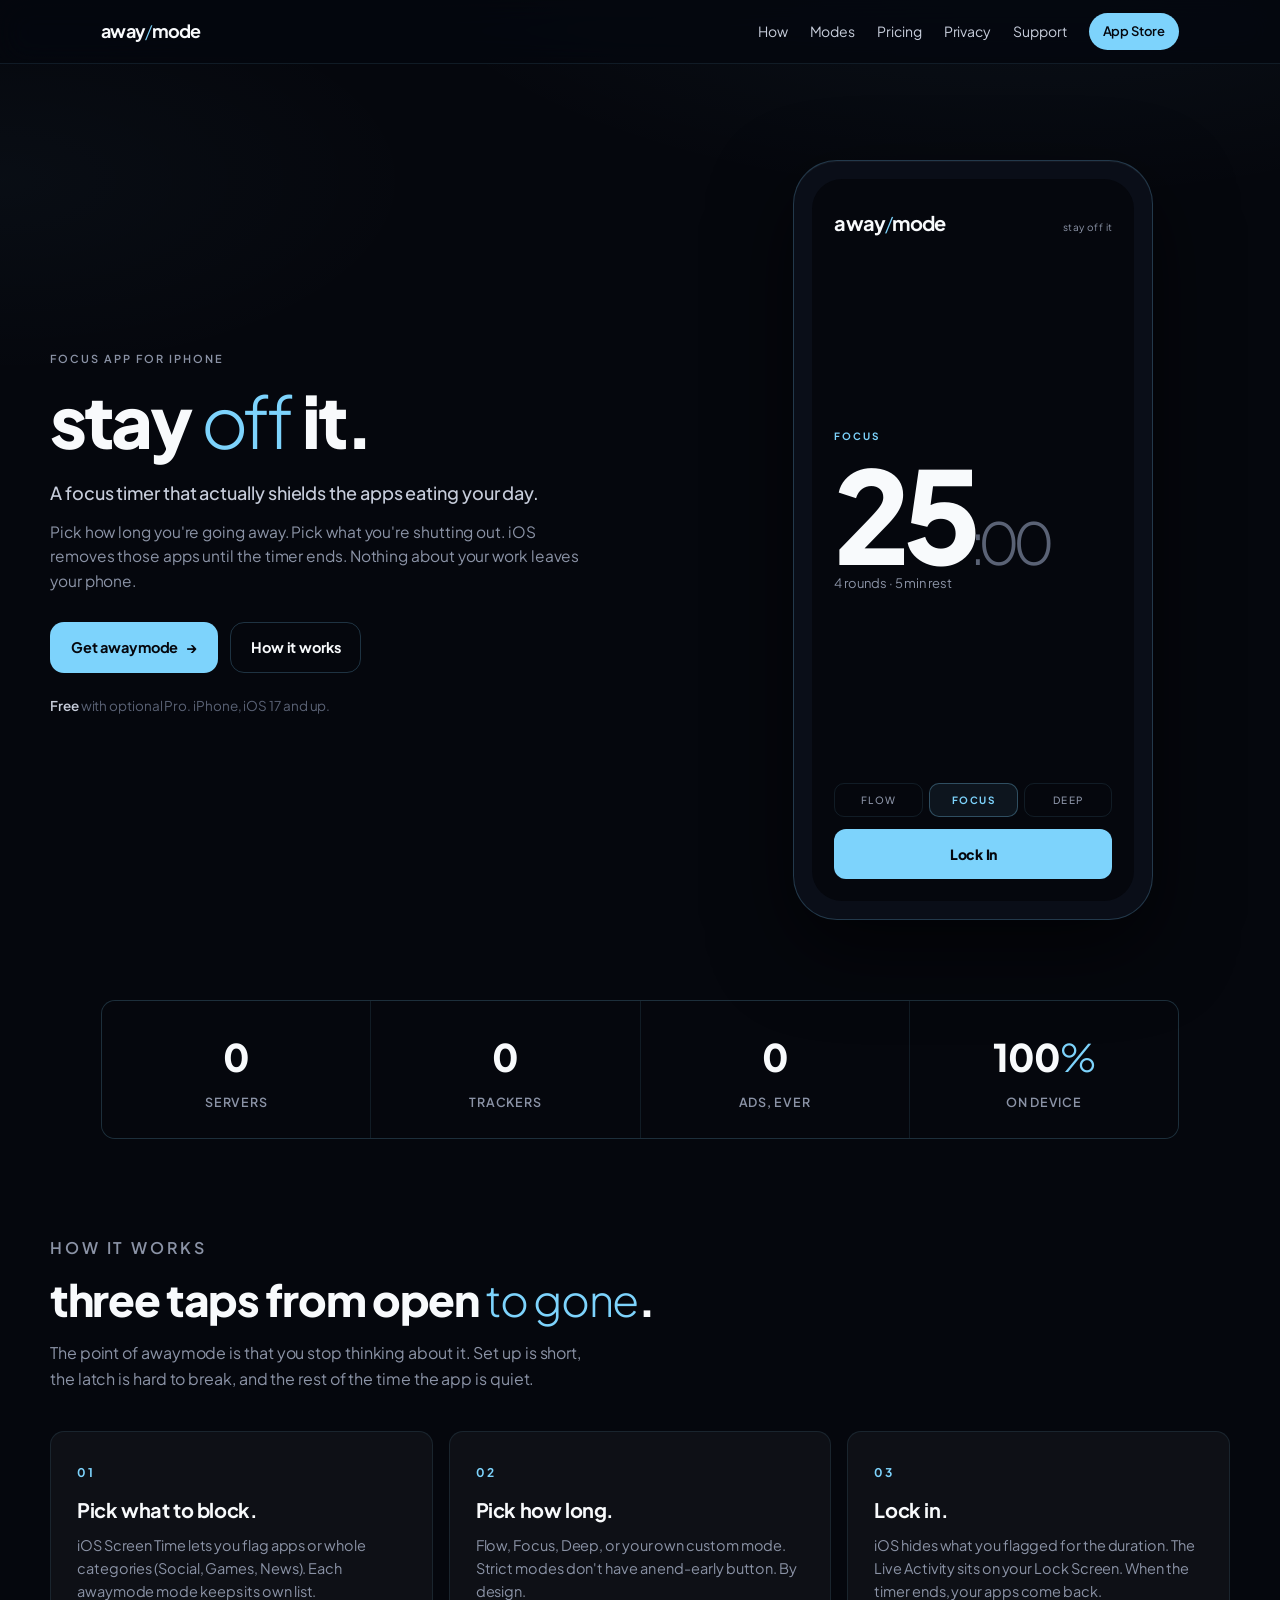
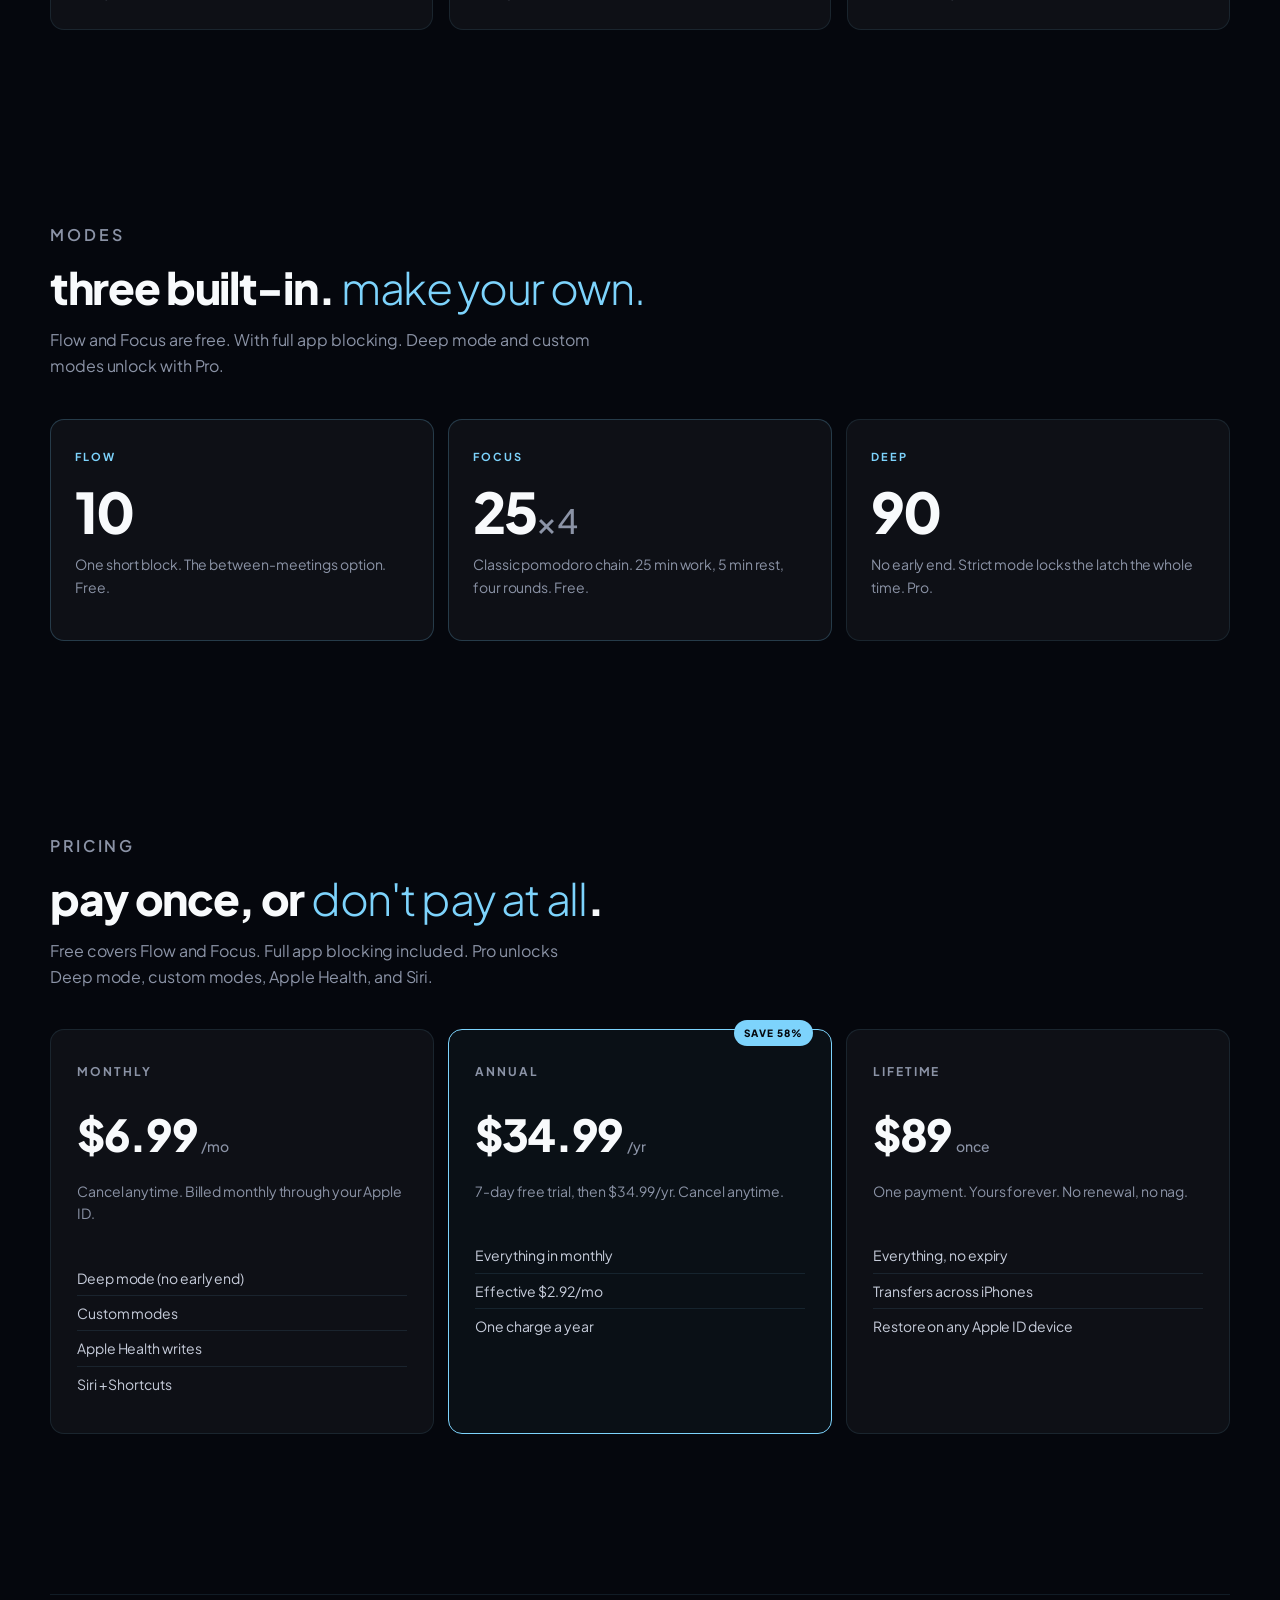
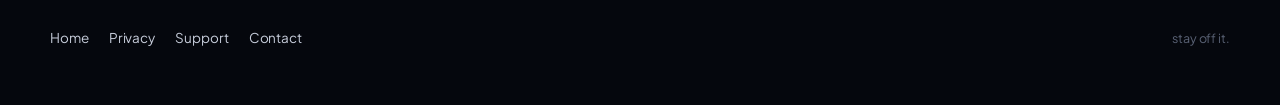
<file: index.html>
<!doctype html>
<html lang="en">
<head>
<meta charset="utf-8" />
<meta name="viewport" content="width=device-width, initial-scale=1" />
<meta name="theme-color" content="#05070D" />
<title>awaymode. Stay off it</title>
<meta name="description" content="awaymode is a focus timer for iPhone that actually shields the apps eating your day. Built on Apple's Screen Time. No accounts. No analytics. No servers." />
<meta property="og:title" content="awaymode. Stay off it" />
<meta property="og:description" content="A focus timer that actually blocks. Built on Apple's Screen Time. No accounts, no analytics, no servers." />
<meta property="og:type" content="website" />
<link rel="icon" href="data:image/svg+xml,%3Csvg xmlns='http://www.w3.org/2000/svg' viewBox='0 0 100 100'%3E%3Crect width='100' height='100' rx='22' fill='%2305070D'/%3E%3Ctext x='50' y='62' font-size='28' font-family='Plus Jakarta Sans, sans-serif' font-weight='700' text-anchor='middle' fill='%23F8FAFC' letter-spacing='-1'%3Ea%3Ctspan font-weight='300' fill='%237DD3FC'%3E/%3C/tspan%3Em%3C/text%3E%3C/svg%3E" />
<link rel="stylesheet" href="assets/style.css" />
</head>
<body>

<nav class="nav">
  <div class="container nav__row">
    <a href="index.html" class="nav__brand">away<span class="slash">/</span>mode</a>
    <div class="nav__links">
      <a href="#how">How</a>
      <a href="#modes">Modes</a>
      <a href="#pricing">Pricing</a>
      <a href="privacy.html">Privacy</a>
      <a href="support.html">Support</a>
      <a class="nav__cta" href="#">App Store</a>
    </div>
  </div>
</nav>

<main>

<!-- HERO -->
<section class="container hero">
  <div class="hero__text">
    <p class="eyebrow">Focus app for iPhone</p>
    <h1>stay <span class="blue">off</span> it.</h1>
    <p class="hero__sub">A focus timer that actually shields the apps eating your day.</p>
    <p class="hero__body">
      Pick how long you're going away. Pick what you're shutting out. iOS removes those apps until the timer ends. Nothing about your work leaves your phone.
    </p>
    <div class="hero__actions">
      <a class="btn" href="#">Get awaymode <span class="btn__arrow">→</span></a>
      <a class="btn btn--ghost" href="#how">How it works</a>
    </div>
    <p class="hero__meta">
      <strong>Free</strong> with optional Pro. iPhone, iOS 17 and up.
    </p>
  </div>

  <!-- CSS-only device mockup. Mirrors the idle Timer canvas. -->
  <div class="device" aria-hidden="true">
    <div class="device__inner">
      <div>
        <div class="device__brand">
          <span class="wordmark">away<span class="slash">/</span>mode</span>
          <span class="tag">stay off it</span>
        </div>
      </div>

      <div>
        <div class="device__mode">FOCUS</div>
        <div class="device__time">25<span class="sec">:00</span></div>
        <div class="device__descriptor">4 rounds · 5 min rest</div>
      </div>

      <div>
        <div class="device__pills">
          <div class="device__pill">Flow</div>
          <div class="device__pill device__pill--active">Focus</div>
          <div class="device__pill">Deep</div>
        </div>
        <div class="device__cta">Lock In</div>
      </div>
    </div>
  </div>
</section>

<!-- STAT BAND -->
<section class="container">
  <div class="stats">
    <div class="stat"><div class="stat__big">0</div><div class="stat__cap">Servers</div></div>
    <div class="stat"><div class="stat__big">0</div><div class="stat__cap">Trackers</div></div>
    <div class="stat"><div class="stat__big">0</div><div class="stat__cap">Ads, ever</div></div>
    <div class="stat"><div class="stat__big">100<span class="blue">%</span></div><div class="stat__cap">On device</div></div>
  </div>
</section>

<!-- HOW -->
<section class="container section" id="how">
  <div class="section__head">
    <p class="eyebrow">How it works</p>
    <h2>three taps from open <span class="blue">to gone</span>.</h2>
    <p>The point of awaymode is that you stop thinking about it. Set up is short, the latch is hard to break, and the rest of the time the app is quiet.</p>
  </div>

  <div class="steps">
    <div class="step">
      <span class="step__num">01</span>
      <h3>Pick what to block.</h3>
      <p>iOS Screen Time lets you flag apps or whole categories (Social, Games, News). Each awaymode mode keeps its own list.</p>
    </div>
    <div class="step">
      <span class="step__num">02</span>
      <h3>Pick how long.</h3>
      <p>Flow, Focus, Deep, or your own custom mode. Strict modes don't have an end-early button. By design.</p>
    </div>
    <div class="step">
      <span class="step__num">03</span>
      <h3>Lock in.</h3>
      <p>iOS hides what you flagged for the duration. The Live Activity sits on your Lock Screen. When the timer ends, your apps come back.</p>
    </div>
  </div>
</section>

<!-- MODES -->
<section class="container section" id="modes">
  <div class="section__head">
    <p class="eyebrow">Modes</p>
    <h2>three built-in. <span class="blue">make your own.</span></h2>
    <p>Flow and Focus are free. With full app blocking. Deep mode and custom modes unlock with Pro.</p>
  </div>

  <div class="modes">
    <div class="mode mode--free">
      <div class="mode__name">Flow</div>
      <div class="mode__time">10</div>
      <p class="mode__desc">One short block. The between-meetings option. Free.</p>
    </div>
    <div class="mode mode--free">
      <div class="mode__name">Focus</div>
      <div class="mode__time">25<span style="font-size:0.6em;color:var(--grey);font-weight:500;letter-spacing:0;">×4</span></div>
      <p class="mode__desc">Classic pomodoro chain. 25 min work, 5 min rest, four rounds. Free.</p>
    </div>
    <div class="mode">
      <div class="mode__name">Deep</div>
      <div class="mode__time">90</div>
      <p class="mode__desc">No early end. Strict mode locks the latch the whole time. Pro.</p>
    </div>
  </div>
</section>

<!-- PRICING -->
<section class="container section" id="pricing">
  <div class="section__head">
    <p class="eyebrow">Pricing</p>
    <h2>pay once, or <span class="blue">don't pay at all</span>.</h2>
    <p>Free covers Flow and Focus. Full app blocking included. Pro unlocks Deep mode, custom modes, Apple Health, and Siri.</p>
  </div>

  <div class="pricing">
    <div class="plan">
      <div class="plan__name">Monthly</div>
      <div class="plan__price">$6.99<span class="per">/mo</span></div>
      <p class="plan__desc">Cancel anytime. Billed monthly through your Apple ID.</p>
      <ul class="plan__list">
        <li>Deep mode (no early end)</li>
        <li>Custom modes</li>
        <li>Apple Health writes</li>
        <li>Siri + Shortcuts</li>
      </ul>
    </div>
    <div class="plan plan--best">
      <span class="plan__badge">SAVE 58%</span>
      <div class="plan__name">Annual</div>
      <div class="plan__price">$34.99<span class="per">/yr</span></div>
      <p class="plan__desc">7-day free trial, then $34.99/yr. Cancel anytime.</p>
      <ul class="plan__list">
        <li>Everything in monthly</li>
        <li>Effective $2.92/mo</li>
        <li>One charge a year</li>
      </ul>
    </div>
    <div class="plan">
      <div class="plan__name">Lifetime</div>
      <div class="plan__price">$89<span class="per">once</span></div>
      <p class="plan__desc">One payment. Yours forever. No renewal, no nag.</p>
      <ul class="plan__list">
        <li>Everything, no expiry</li>
        <li>Transfers across iPhones</li>
        <li>Restore on any Apple ID device</li>
      </ul>
    </div>
  </div>
</section>

<footer class="container foot">
  <a href="index.html">Home</a>
  <a href="privacy.html">Privacy</a>
  <a href="support.html">Support</a>
  <a href="mailto:jemrsgn9@gmail.com">Contact</a>
  <span class="foot__right">stay off it.</span>
</footer>

</main>

</body>
</html>
</file>
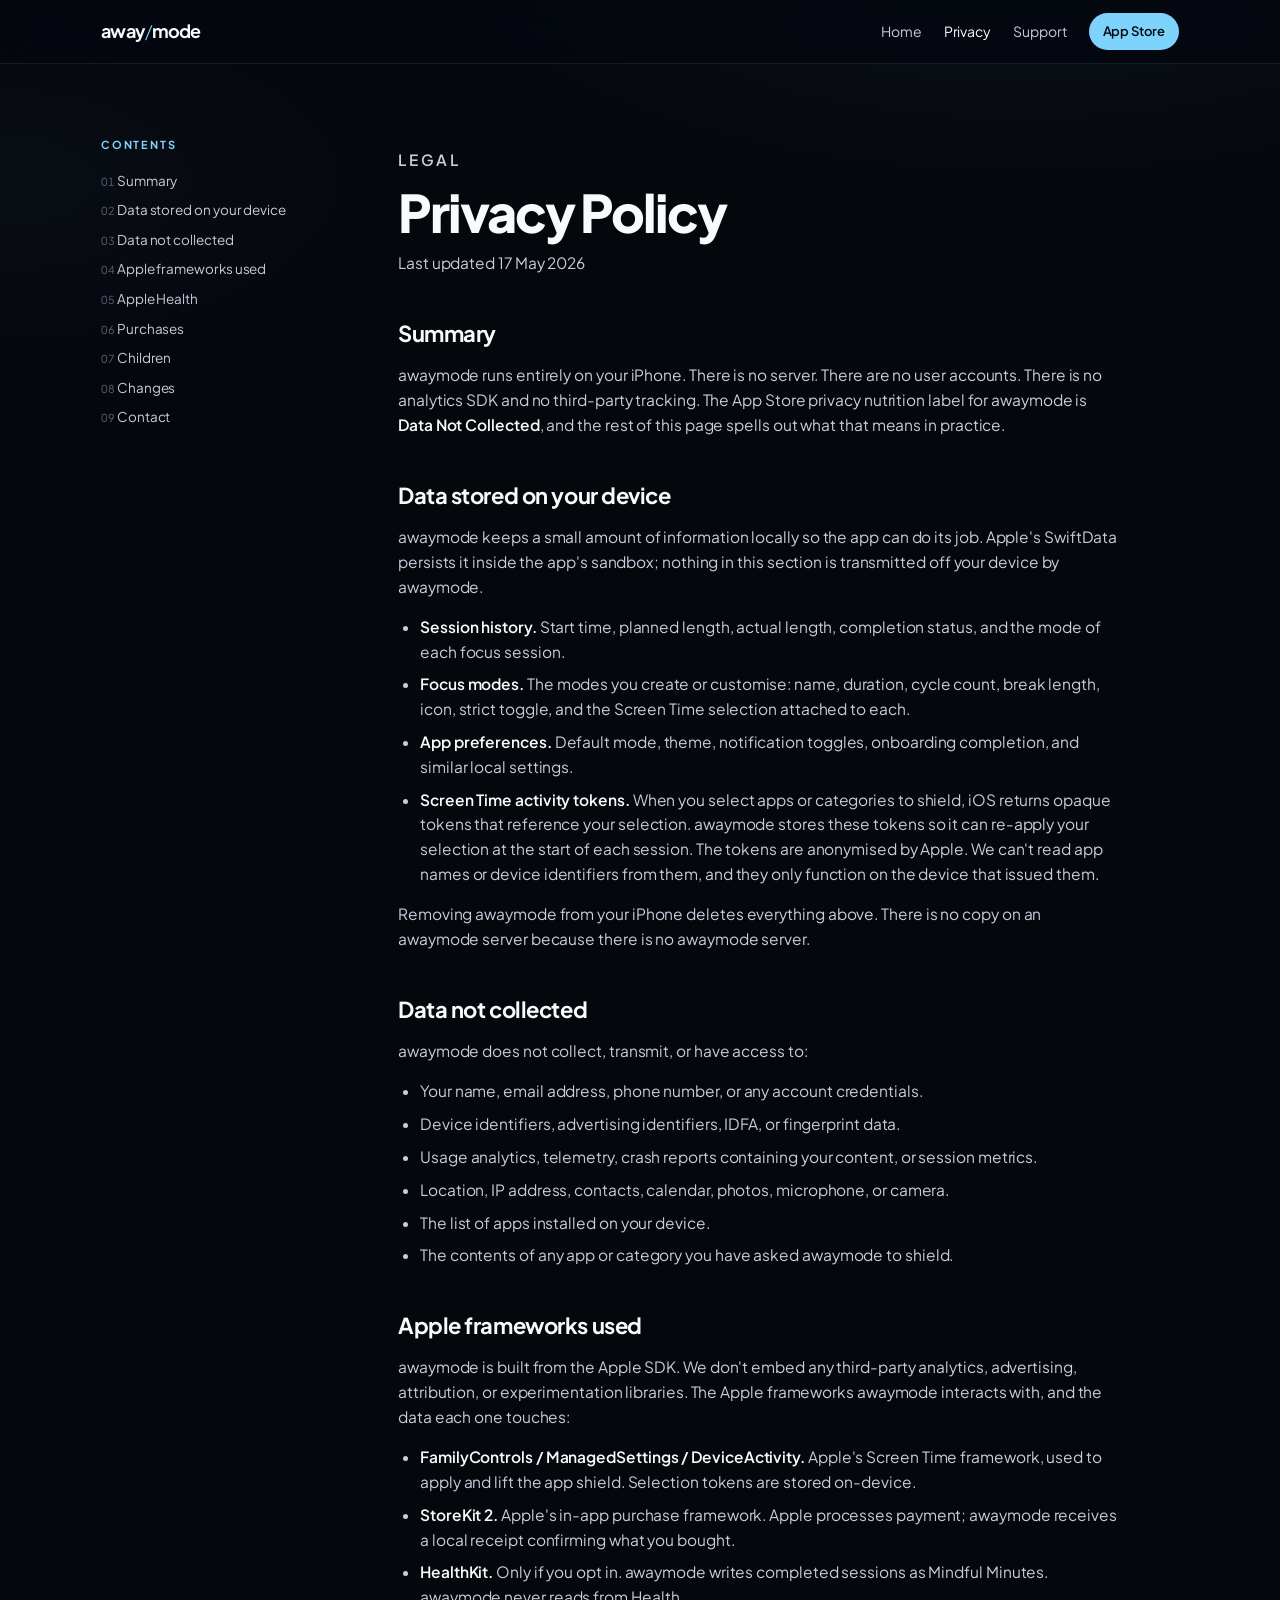
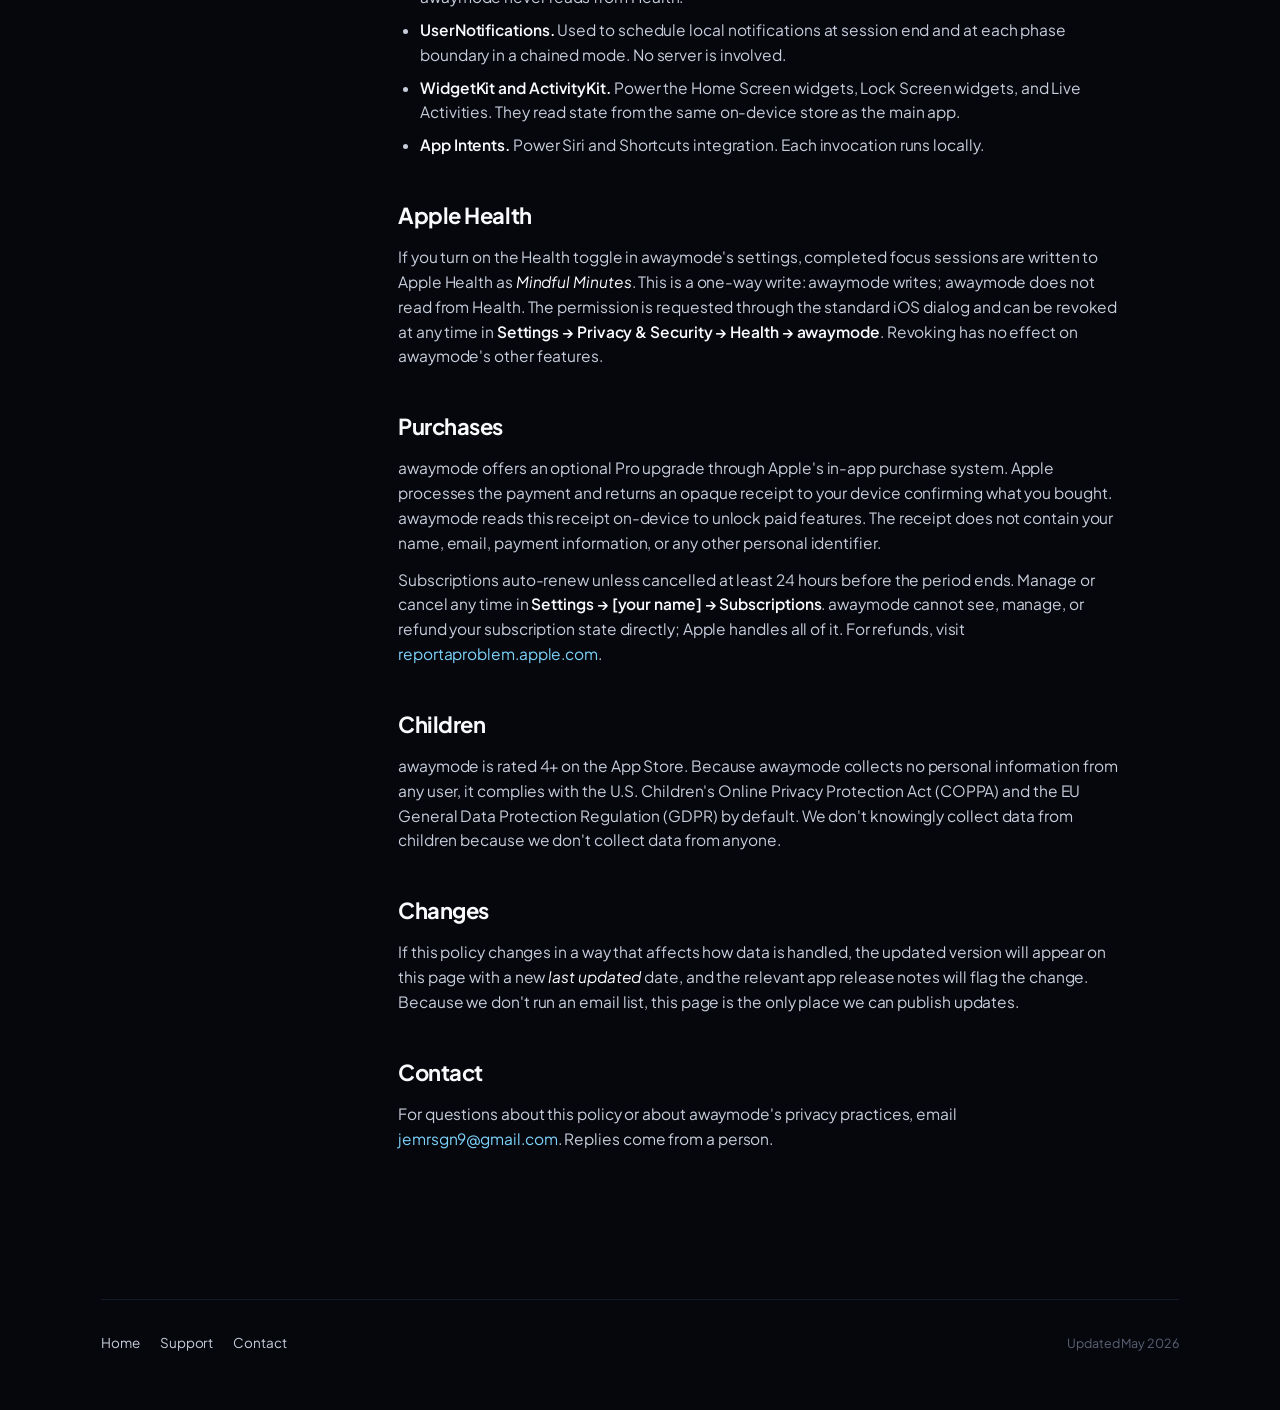
<file: privacy.html>
<!doctype html>
<html lang="en">
<head>
<meta charset="utf-8" />
<meta name="viewport" content="width=device-width, initial-scale=1" />
<meta name="theme-color" content="#05070D" />
<title>Privacy Policy. Awaymode</title>
<meta name="description" content="awaymode collects no personal data. No accounts, no analytics, no servers. Everything stays on your iPhone." />
<link rel="icon" href="data:image/svg+xml,%3Csvg xmlns='http://www.w3.org/2000/svg' viewBox='0 0 100 100'%3E%3Crect width='100' height='100' rx='22' fill='%2305070D'/%3E%3Ctext x='50' y='62' font-size='28' font-family='Plus Jakarta Sans, sans-serif' font-weight='700' text-anchor='middle' fill='%23F8FAFC' letter-spacing='-1'%3Ea%3Ctspan font-weight='300' fill='%237DD3FC'%3E/%3C/tspan%3Em%3C/text%3E%3C/svg%3E" />
<link rel="stylesheet" href="assets/style.css" />
</head>
<body>

<nav class="nav">
  <div class="container nav__row">
    <a href="index.html" class="nav__brand">away<span class="slash">/</span>mode</a>
    <div class="nav__links">
      <a href="index.html">Home</a>
      <a href="privacy.html" aria-current="page">Privacy</a>
      <a href="support.html">Support</a>
      <a class="nav__cta" href="#">App Store</a>
    </div>
  </div>
</nav>

<main class="container">
  <div class="doc">

    <aside class="doc__toc" aria-label="Contents">
      <h4>Contents</h4>
      <ol>
        <li><a href="#summary">Summary</a></li>
        <li><a href="#stored">Data stored on your device</a></li>
        <li><a href="#not-collected">Data not collected</a></li>
        <li><a href="#third-parties">Apple frameworks used</a></li>
        <li><a href="#health">Apple Health</a></li>
        <li><a href="#purchases">Purchases</a></li>
        <li><a href="#children">Children</a></li>
        <li><a href="#changes">Changes</a></li>
        <li><a href="#contact">Contact</a></li>
      </ol>
    </aside>

    <article class="doc__body">
      <p class="eyebrow">Legal</p>
      <h1>Privacy Policy</h1>
      <p class="doc__meta">Last updated 17 May 2026</p>

      <h2 id="summary">Summary</h2>
      <p>
        awaymode runs entirely on your iPhone. There is no server. There are
        no user accounts. There is no analytics SDK and no third-party
        tracking. The App Store privacy nutrition label for awaymode is
        <strong>Data Not Collected</strong>, and the rest of this page spells
        out what that means in practice.
      </p>

      <h2 id="stored">Data stored on your device</h2>
      <p>
        awaymode keeps a small amount of information locally so the app can
        do its job. Apple's SwiftData persists it inside the app's sandbox;
        nothing in this section is transmitted off your device by awaymode.
      </p>
      <ul>
        <li><strong>Session history.</strong> Start time, planned length, actual length, completion status, and the mode of each focus session.</li>
        <li><strong>Focus modes.</strong> The modes you create or customise: name, duration, cycle count, break length, icon, strict toggle, and the Screen Time selection attached to each.</li>
        <li><strong>App preferences.</strong> Default mode, theme, notification toggles, onboarding completion, and similar local settings.</li>
        <li><strong>Screen Time activity tokens.</strong> When you select apps or categories to shield, iOS returns opaque tokens that reference your selection. awaymode stores these tokens so it can re-apply your selection at the start of each session. The tokens are anonymised by Apple. We can't read app names or device identifiers from them, and they only function on the device that issued them.</li>
      </ul>
      <p>
        Removing awaymode from your iPhone deletes everything above. There is
        no copy on an awaymode server because there is no awaymode server.
      </p>

      <h2 id="not-collected">Data not collected</h2>
      <p>awaymode does not collect, transmit, or have access to:</p>
      <ul>
        <li>Your name, email address, phone number, or any account credentials.</li>
        <li>Device identifiers, advertising identifiers, IDFA, or fingerprint data.</li>
        <li>Usage analytics, telemetry, crash reports containing your content, or session metrics.</li>
        <li>Location, IP address, contacts, calendar, photos, microphone, or camera.</li>
        <li>The list of apps installed on your device.</li>
        <li>The contents of any app or category you have asked awaymode to shield.</li>
      </ul>

      <h2 id="third-parties">Apple frameworks used</h2>
      <p>
        awaymode is built from the Apple SDK. We don't embed any
        third-party analytics, advertising, attribution, or experimentation
        libraries. The Apple frameworks awaymode interacts with, and the
        data each one touches:
      </p>
      <ul>
        <li><strong>FamilyControls / ManagedSettings / DeviceActivity.</strong> Apple's Screen Time framework, used to apply and lift the app shield. Selection tokens are stored on-device.</li>
        <li><strong>StoreKit 2.</strong> Apple's in-app purchase framework. Apple processes payment; awaymode receives a local receipt confirming what you bought.</li>
        <li><strong>HealthKit.</strong> Only if you opt in. awaymode writes completed sessions as Mindful Minutes. awaymode never reads from Health.</li>
        <li><strong>UserNotifications.</strong> Used to schedule local notifications at session end and at each phase boundary in a chained mode. No server is involved.</li>
        <li><strong>WidgetKit and ActivityKit.</strong> Power the Home Screen widgets, Lock Screen widgets, and Live Activities. They read state from the same on-device store as the main app.</li>
        <li><strong>App Intents.</strong> Power Siri and Shortcuts integration. Each invocation runs locally.</li>
      </ul>

      <h2 id="health">Apple Health</h2>
      <p>
        If you turn on the Health toggle in awaymode's settings, completed
        focus sessions are written to Apple Health as <em>Mindful Minutes</em>.
        This is a one-way write: awaymode writes; awaymode does not read from
        Health. The permission is requested through the standard iOS dialog
        and can be revoked at any time in
        <strong>Settings → Privacy &amp; Security → Health → awaymode</strong>.
        Revoking has no effect on awaymode's other features.
      </p>

      <h2 id="purchases">Purchases</h2>
      <p>
        awaymode offers an optional Pro upgrade through Apple's in-app
        purchase system. Apple processes the payment and returns an opaque
        receipt to your device confirming what you bought. awaymode reads
        this receipt on-device to unlock paid features. The receipt does not
        contain your name, email, payment information, or any other personal
        identifier.
      </p>
      <p>
        Subscriptions auto-renew unless cancelled at least 24 hours before
        the period ends. Manage or cancel any time in
        <strong>Settings → [your name] → Subscriptions</strong>. awaymode
        cannot see, manage, or refund your subscription state directly; Apple
        handles all of it. For refunds, visit
        <a href="https://reportaproblem.apple.com" rel="noopener">reportaproblem.apple.com</a>.
      </p>

      <h2 id="children">Children</h2>
      <p>
        awaymode is rated 4+ on the App Store. Because awaymode collects no
        personal information from any user, it complies with the U.S.
        Children's Online Privacy Protection Act (COPPA) and the EU General
        Data Protection Regulation (GDPR) by default. We don't knowingly
        collect data from children because we don't collect data from anyone.
      </p>

      <h2 id="changes">Changes</h2>
      <p>
        If this policy changes in a way that affects how data is handled,
        the updated version will appear on this page with a new
        <em>last updated</em> date, and the relevant app release notes will
        flag the change. Because we don't run an email list, this page is
        the only place we can publish updates.
      </p>

      <h2 id="contact">Contact</h2>
      <p>
        For questions about this policy or about awaymode's privacy
        practices, email
        <a href="mailto:jemrsgn9@gmail.com">jemrsgn9@gmail.com</a>. Replies
        come from a person.
      </p>
    </article>

  </div>

  <footer class="foot">
    <a href="index.html">Home</a>
    <a href="support.html">Support</a>
    <a href="mailto:jemrsgn9@gmail.com">Contact</a>
    <span class="foot__right">Updated May 2026</span>
  </footer>
</main>

</body>
</html>
</file>
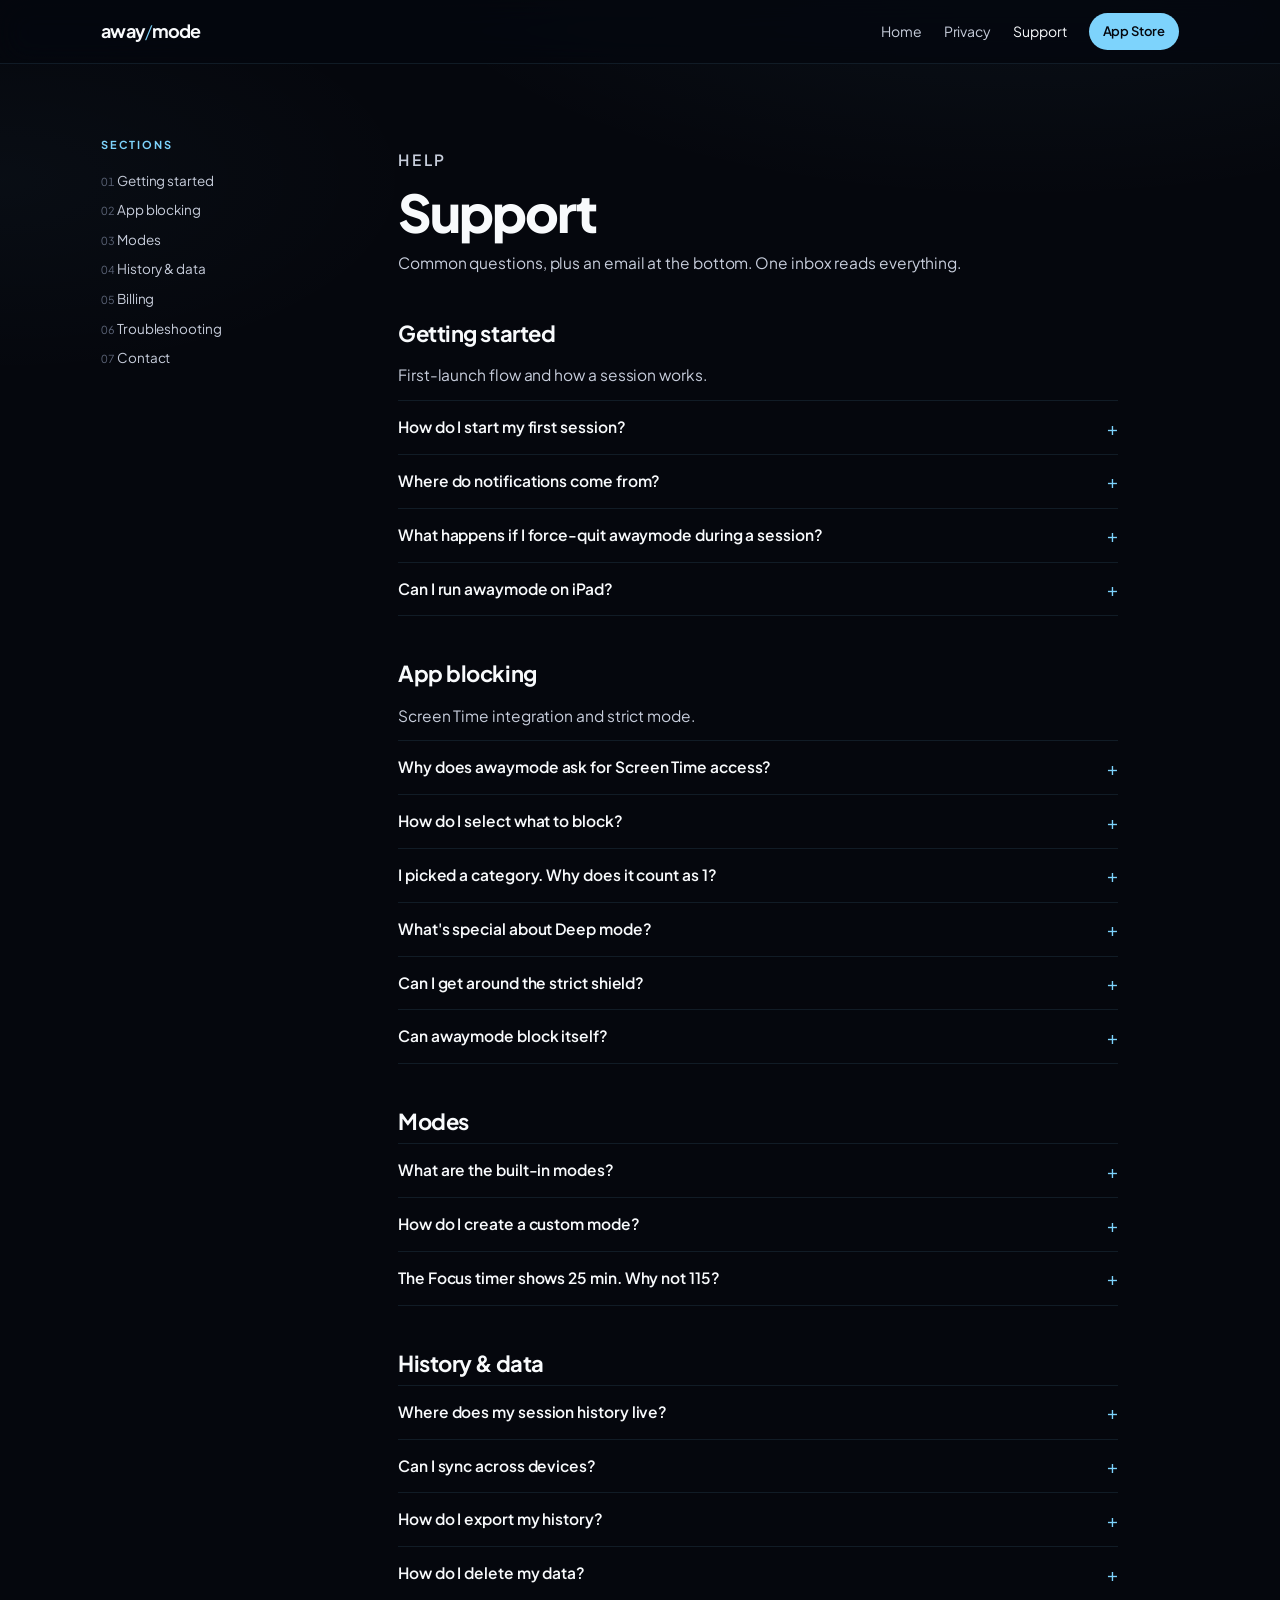
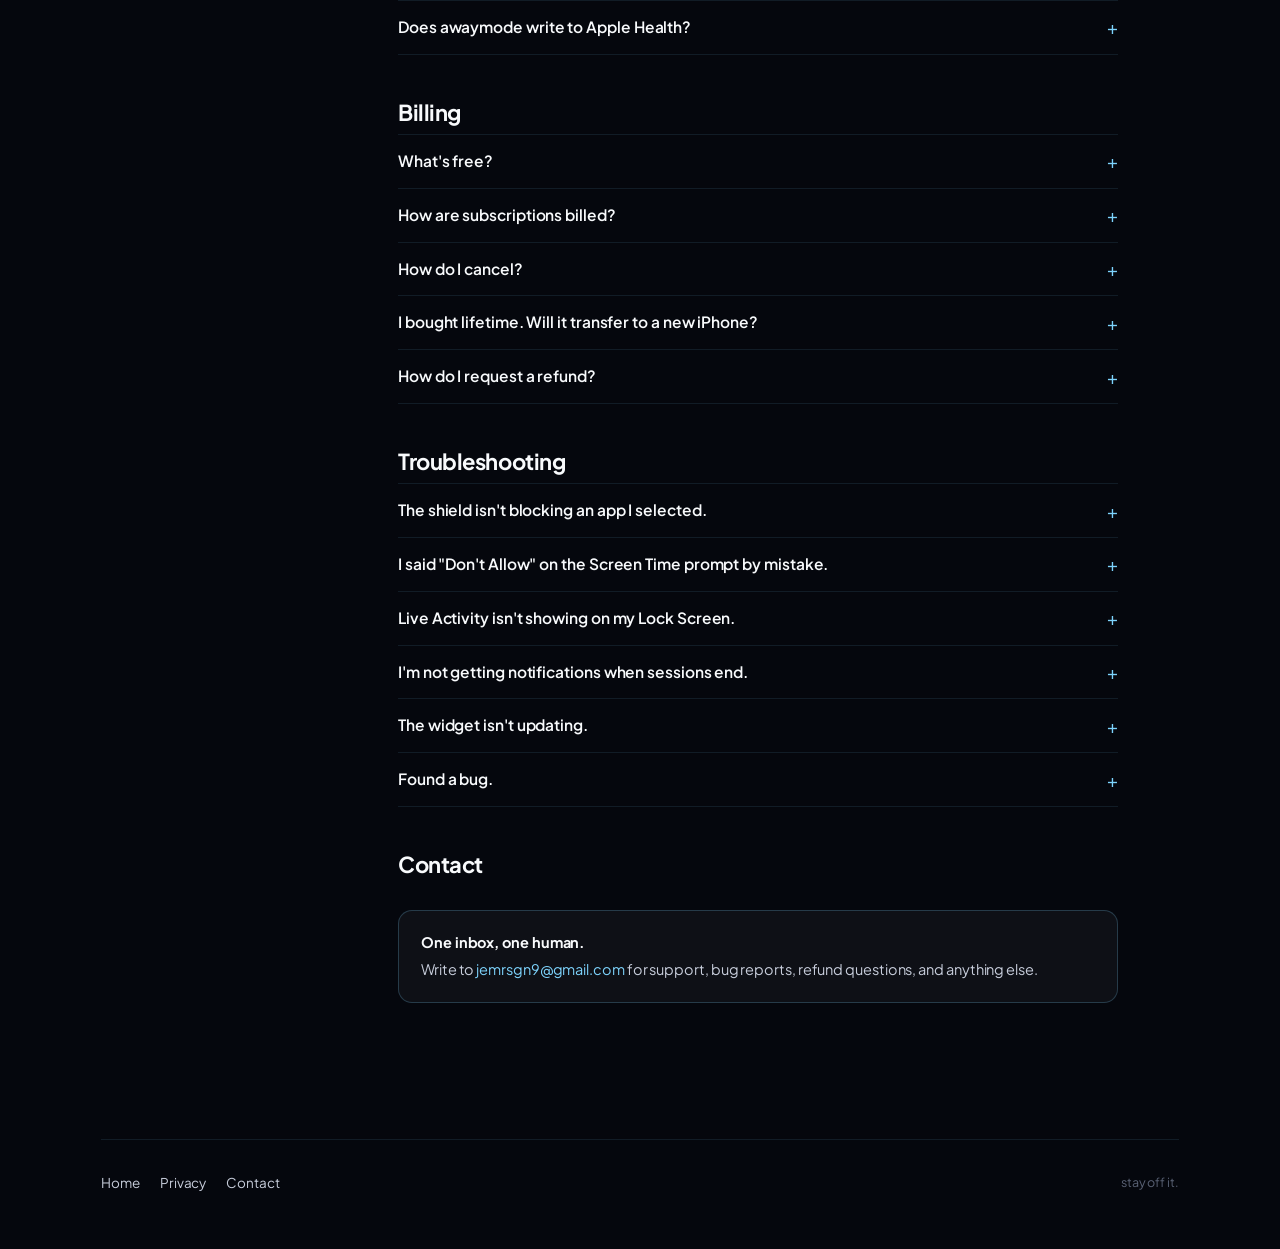
<file: support.html>
<!doctype html>
<html lang="en">
<head>
<meta charset="utf-8" />
<meta name="viewport" content="width=device-width, initial-scale=1" />
<meta name="theme-color" content="#05070D" />
<title>Support. Awaymode</title>
<meta name="description" content="Help with Screen Time permissions, blocking, modes, subscriptions, and troubleshooting." />
<link rel="icon" href="data:image/svg+xml,%3Csvg xmlns='http://www.w3.org/2000/svg' viewBox='0 0 100 100'%3E%3Crect width='100' height='100' rx='22' fill='%2305070D'/%3E%3Ctext x='50' y='62' font-size='28' font-family='Plus Jakarta Sans, sans-serif' font-weight='700' text-anchor='middle' fill='%23F8FAFC' letter-spacing='-1'%3Ea%3Ctspan font-weight='300' fill='%237DD3FC'%3E/%3C/tspan%3Em%3C/text%3E%3C/svg%3E" />
<link rel="stylesheet" href="assets/style.css" />
</head>
<body>

<nav class="nav">
  <div class="container nav__row">
    <a href="index.html" class="nav__brand">away<span class="slash">/</span>mode</a>
    <div class="nav__links">
      <a href="index.html">Home</a>
      <a href="privacy.html">Privacy</a>
      <a href="support.html" aria-current="page">Support</a>
      <a class="nav__cta" href="#">App Store</a>
    </div>
  </div>
</nav>

<main class="container">
  <div class="doc">

    <aside class="doc__toc" aria-label="Sections">
      <h4>Sections</h4>
      <ol>
        <li><a href="#start">Getting started</a></li>
        <li><a href="#blocking">App blocking</a></li>
        <li><a href="#modes">Modes</a></li>
        <li><a href="#data">History &amp; data</a></li>
        <li><a href="#billing">Billing</a></li>
        <li><a href="#troubleshooting">Troubleshooting</a></li>
        <li><a href="#contact">Contact</a></li>
      </ol>
    </aside>

    <article class="doc__body">
      <p class="eyebrow">Help</p>
      <h1>Support</h1>
      <p class="doc__meta">Common questions, plus an email at the bottom. One inbox reads everything.</p>

      <!-- Getting started -->
      <section class="faq-group" id="start">
        <h2>Getting started</h2>
        <p class="faq-group__hint">First-launch flow and how a session works.</p>

        <details class="q">
          <summary>How do I start my first session?</summary>
          <ol>
            <li>Pick a mode in the row above the Lock In button: Flow, Focus, Deep, or one you've made yourself.</li>
            <li>Tap <strong>Lock In</strong>.</li>
            <li>The session begins. Any apps you've configured for that mode disappear behind the iOS shield until the timer ends.</li>
          </ol>
          <p>If the mode you picked has app blocking configured, iOS will ask for Screen Time permission the first time. Approve to start; decline to run the session as a timer only.</p>
        </details>

        <details class="q">
          <summary>Where do notifications come from?</summary>
          <p>Locally. awaymode schedules them through Apple's UserNotifications framework the moment a session starts, so they fire even if the app is backgrounded or force-quit. For chained modes like Focus, every phase boundary gets its own alert: "break time" at each work-end, "back to it" at each break-end, and "done. time's yours." when the chain finishes.</p>
        </details>

        <details class="q">
          <summary>What happens if I force-quit awaymode during a session?</summary>
          <p>Nothing bad. awaymode writes the session state to disk at every transition. When you reopen the app it picks up where you left off, and the Screen Time shield stays up the whole time. Force-quitting does not end a session.</p>
        </details>

        <details class="q">
          <summary>Can I run awaymode on iPad?</summary>
          <p>Not in v1. iPhone only for now. iPad is on the v2 roadmap.</p>
        </details>
      </section>

      <!-- App blocking -->
      <section class="faq-group" id="blocking">
        <h2>App blocking</h2>
        <p class="faq-group__hint">Screen Time integration and strict mode.</p>

        <details class="q">
          <summary>Why does awaymode ask for Screen Time access?</summary>
          <p>Because the blocking is done by iOS, not by awaymode. Apple's FamilyControls framework powers Screen Time, and awaymode uses it to shield the apps you flagged. Without permission awaymode still runs a timer. It just can't block.</p>
          <p>The framework is built for privacy: awaymode sees opaque tokens, not app names. We can't read which apps are on your phone.</p>
        </details>

        <details class="q">
          <summary>How do I select what to block?</summary>
          <ol>
            <li>Open <strong>Settings → Modes</strong> in awaymode.</li>
            <li>Tap the mode you want to configure.</li>
            <li>Tap <strong>Block apps</strong>.</li>
            <li>iOS presents its Screen Time picker. Pick apps or categories and tap Done.</li>
          </ol>
          <p>Each mode keeps its own selection. Focus can shield social media while Deep shields everything but your editor.</p>
        </details>

        <details class="q">
          <summary>I picked a category. Why does it count as 1?</summary>
          <p>Apple doesn't tell us how many apps live inside a category. Categories are opaque tokens for privacy. iOS still shields every app in the category at the OS level; we just can't show you the count. Tap the "X blocked" pill above Lock In to see the actual selection awaymode is holding.</p>
        </details>

        <details class="q">
          <summary>What's special about Deep mode?</summary>
          <p>Deep is strict. Once started, the end-session button is disabled and the shield holds until the timer runs out. Other modes let you end early via a confirmation. Use Deep when you genuinely want the option to bail removed.</p>
        </details>

        <details class="q">
          <summary>Can I get around the strict shield?</summary>
          <p>Not from inside awaymode. The shield is enforced by iOS. You could uninstall the app, but iOS keeps Screen Time restrictions briefly after uninstall, and your session record is permanently lost. The polite answer: don't start a strict session unless you mean it.</p>
        </details>

        <details class="q">
          <summary>Can awaymode block itself?</summary>
          <p>No. We strip awaymode's own app token from any selection at picker close and at session start. Apple's picker shows every installed app including the host, so without this safeguard a user could accidentally shield awaymode mid-session and lock themselves out of the app that ends the session.</p>
        </details>
      </section>

      <!-- Modes -->
      <section class="faq-group" id="modes">
        <h2>Modes</h2>

        <details class="q">
          <summary>What are the built-in modes?</summary>
          <ul>
            <li><strong>Flow.</strong> One 10-minute block, no chain. The between-meetings option. Free.</li>
            <li><strong>Focus.</strong> Classic pomodoro chain. 25 min work, 5 min rest, four rounds. 115 min wall-clock total. Free.</li>
            <li><strong>Deep.</strong> One 90-minute strict block. No early end. Pro.</li>
          </ul>
        </details>

        <details class="q">
          <summary>How do I create a custom mode?</summary>
          <ol>
            <li>On the Timer screen, scroll the modes row to the end and tap <strong>+</strong>.</li>
            <li>Or open <strong>Settings → Modes</strong> and tap the + in the section header.</li>
            <li>Set the name, duration, cycles, break length, icon, strict toggle, and app selection. Tap Save.</li>
          </ol>
          <p>Custom modes appear alongside the built-ins and can be reordered, edited, or deleted from Settings → Modes. Custom modes are Pro.</p>
        </details>

        <details class="q">
          <summary>The Focus timer shows 25 min. Why not 115?</summary>
          <p>The on-screen countdown shows the current work block. The descriptor below ("4 rounds · 5 min rest" / "115 min wall clock") shows the full commitment. Notifications fire at every transition so you always know what round you're in.</p>
        </details>
      </section>

      <!-- Data -->
      <section class="faq-group" id="data">
        <h2>History &amp; data</h2>

        <details class="q">
          <summary>Where does my session history live?</summary>
          <p>In Apple's SwiftData store, on your device. There is no awaymode server. There is no cloud copy. Uninstalling awaymode removes all session history and configuration permanently.</p>
        </details>

        <details class="q">
          <summary>Can I sync across devices?</summary>
          <p>Not in v1. iCloud sync is on the roadmap; v1 keeps the data-handling surface deliberately small.</p>
        </details>

        <details class="q">
          <summary>How do I export my history?</summary>
          <p>Export isn't in v1. If you need a way to move history off awaymode, email and we'll prioritise the feature based on demand.</p>
        </details>

        <details class="q">
          <summary>How do I delete my data?</summary>
          <p>Delete awaymode from your iPhone. Session records, custom modes, Screen Time selection, and preferences all go with the app. There is no awaymode server-side copy.</p>
        </details>

        <details class="q">
          <summary>Does awaymode write to Apple Health?</summary>
          <p>Only if you opt in. Toggle Health on under Settings → Health, and awaymode will write completed focus sessions to Apple Health as Mindful Minutes. The write is one-way. Revoke any time in iOS Settings → Privacy &amp; Security → Health → awaymode.</p>
        </details>
      </section>

      <!-- Billing -->
      <section class="faq-group" id="billing">
        <h2>Billing</h2>

        <details class="q">
          <summary>What's free?</summary>
          <p>Flow and Focus run free. With full app and category blocking included. Pro adds the Deep strict mode, custom modes, Apple Health integration, and Siri/Shortcuts.</p>
        </details>

        <details class="q">
          <summary>How are subscriptions billed?</summary>
          <p>Through your Apple ID. Monthly is $6.99/mo. Annual is $34.99/yr after a 7-day free trial. Both auto-renew unless cancelled at least 24 hours before the period ends. Lifetime is $89 one-time, no renewal.</p>
        </details>

        <details class="q">
          <summary>How do I cancel?</summary>
          <ol>
            <li>iOS Settings → tap your name at the top.</li>
            <li>Subscriptions → awaymode → Cancel Subscription.</li>
          </ol>
          <p>awaymode doesn't manage subscription state directly; Apple handles all of it.</p>
        </details>

        <details class="q">
          <summary>I bought lifetime. Will it transfer to a new iPhone?</summary>
          <p>Yes. On the new device, open the paywall and tap <strong>Restore</strong>. StoreKit detects your prior purchase under the same Apple ID and unlocks the app.</p>
        </details>

        <details class="q">
          <summary>How do I request a refund?</summary>
          <p>Apple manages all refunds. Visit <a href="https://reportaproblem.apple.com" rel="noopener">reportaproblem.apple.com</a>, find the awaymode charge, and request a refund there. We have no access to your payment information and cannot process refunds directly.</p>
        </details>
      </section>

      <!-- Troubleshooting -->
      <section class="faq-group" id="troubleshooting">
        <h2>Troubleshooting</h2>

        <details class="q">
          <summary>The shield isn't blocking an app I selected.</summary>
          <ol>
            <li>Confirm Screen Time permission. iOS Settings → awaymode → Screen Time should show <em>Allow Family Controls</em> on.</li>
            <li>End the current session and start a new one. The shield is applied at session start.</li>
            <li>Toggle iOS Screen Time off and back on (iOS Settings → Screen Time).</li>
            <li>Restart the iPhone. Screen Time wedges occasionally; a restart clears it.</li>
          </ol>
          <p>If the issue persists, email us with your iOS version and iPhone model.</p>
        </details>

        <details class="q">
          <summary>I said "Don't Allow" on the Screen Time prompt by mistake.</summary>
          <p>iOS only asks once. To re-enable, go to iOS Settings → Screen Time → toggle off, then on. Then return to awaymode and try Lock In again. The onboarding screen also shows a direct link to Settings when permission is denied.</p>
        </details>

        <details class="q">
          <summary>Live Activity isn't showing on my Lock Screen.</summary>
          <ol>
            <li>iOS Settings → Face ID &amp; Passcode → ensure Lock Screen access for notifications is allowed.</li>
            <li>iOS Settings → awaymode → Live Activities. Toggle on.</li>
            <li>End the active session and start a new one. Live Activities are spawned at session start and don't retroactively attach.</li>
          </ol>
        </details>

        <details class="q">
          <summary>I'm not getting notifications when sessions end.</summary>
          <ol>
            <li>iOS Settings → Notifications → awaymode. Confirm Allow Notifications is on.</li>
            <li>If you denied the prompt on first launch, you'll need to enable it here manually.</li>
            <li>Force-quit and reopen awaymode to re-register the notification scheduler.</li>
          </ol>
        </details>

        <details class="q">
          <summary>The widget isn't updating.</summary>
          <p>awaymode asks WidgetKit to refresh after every session state change, but iOS controls how often widget timelines actually run. If your widget is stuck, remove and re-add it from the Home Screen. That forces a fresh timeline.</p>
        </details>

        <details class="q">
          <summary>Found a bug.</summary>
          <p>Email <a href="mailto:jemrsgn9@gmail.com?subject=Bug%20report">jemrsgn9@gmail.com</a> with iOS version, iPhone model, and a description of what you were doing when it broke. Screenshots are gold. One person reads everything; expect a reply within a day or two.</p>
        </details>
      </section>

      <h2 id="contact">Contact</h2>
      <div class="callout">
        <strong>One inbox, one human.</strong>
        Write to <a href="mailto:jemrsgn9@gmail.com">jemrsgn9@gmail.com</a> for support, bug reports, refund questions, and anything else.
      </div>
    </article>

  </div>

  <footer class="foot">
    <a href="index.html">Home</a>
    <a href="privacy.html">Privacy</a>
    <a href="mailto:jemrsgn9@gmail.com">Contact</a>
    <span class="foot__right">stay off it.</span>
  </footer>
</main>

</body>
</html>
</file>
<file: assets/style.css>
/* awaymode website. Design system.
 *
 * Matches the iOS app's awaymode canvas: void background, blue accent,
 * cream text, Plus Jakarta Sans throughout. Lowercase brand register.
 *
 * Single stylesheet, no build step. Plus Jakarta Sans pulled from
 * Google Fonts with the full weight axis for the wordmark + body.
 */

@import url('https://fonts.googleapis.com/css2?family=Plus+Jakarta+Sans:ital,wght@0,200..800;1,200..800&display=swap');

:root {
  /* Background void + subtle near-black surfaces */
  --void:      #05070D;
  --surface-1: #0A0E18;
  --surface-2: #121826;
  --surface-3: #1B2333;

  /* Text */
  --cream:     #F8FAFC;
  --subtext:   #C7CDDB;
  --grey:      #8B93A6;
  --dim:       #5A6275;

  /* Accent */
  --blue:      #7DD3FC;
  --blue-2:    #38BDF8;
  --green:     #86EFAC;
  --danger:    #FB7185;

  /* Lines + surface fills */
  --line:      rgba(125, 211, 252, 0.10);
  --line-2:    rgba(125, 211, 252, 0.22);
  --surface:   rgba(248, 250, 252, 0.04);
  --surface-strong: rgba(248, 250, 252, 0.07);

  --container: 1180px;
  --gutter: clamp(20px, 4vw, 56px);
  --nav-h: 64px;

  --radius-sm: 8px;
  --radius:    14px;
  --radius-lg: 22px;

  --f-sans: 'Plus Jakarta Sans', system-ui, -apple-system, sans-serif;
}

* { box-sizing: border-box; }
html, body { margin: 0; padding: 0; }

body {
  background:
    radial-gradient(ellipse 80% 50% at 80% -10%, rgba(125,211,252,.06), transparent 65%),
    radial-gradient(ellipse 60% 40% at 0% 20%, rgba(125,211,252,.03), transparent 55%),
    var(--void);
  background-attachment: fixed;
  color: var(--cream);
  font-family: var(--f-sans);
  font-size: 16px;
  line-height: 1.6;
  letter-spacing: -0.005em;
  -webkit-font-smoothing: antialiased;
  -moz-osx-font-smoothing: grayscale;
}

.container {
  max-width: var(--container);
  margin: 0 auto;
  padding-inline: var(--gutter);
}

a { color: var(--blue); text-decoration: none; }
a:hover { color: var(--cream); }

/* ─── Wordmark ─────────────────────────────────────────────── */

.wordmark {
  font-family: var(--f-sans);
  font-weight: 700;
  letter-spacing: -0.04em;
  color: var(--cream);
}
.wordmark .slash {
  font-weight: 300;
  color: var(--blue);
}

/* ─── Nav ──────────────────────────────────────────────────── */

.nav {
  position: sticky;
  top: 0;
  z-index: 30;
  height: var(--nav-h);
  background: rgba(5, 7, 13, 0.78);
  backdrop-filter: saturate(160%) blur(16px);
  border-bottom: 1px solid var(--line);
}
.nav__row {
  height: 100%;
  display: flex;
  align-items: center;
  justify-content: space-between;
  gap: 24px;
}
.nav__brand {
  font-family: var(--f-sans);
  font-weight: 700;
  font-size: 18px;
  letter-spacing: -0.04em;
  color: var(--cream);
}
.nav__brand .slash { font-weight: 300; color: var(--blue); }
.nav__links {
  display: flex;
  align-items: center;
  gap: 22px;
  font-size: 14px;
  color: var(--subtext);
}
.nav__links a { color: var(--subtext); }
.nav__links a[aria-current="page"] { color: var(--cream); }
.nav__cta {
  padding: 8px 14px;
  border-radius: 999px;
  background: var(--blue);
  color: var(--void) !important;
  font-weight: 600;
  font-size: 13px;
}
.nav__cta:hover { background: var(--blue-2); color: var(--void); }
@media (max-width: 720px) {
  .nav__links { gap: 14px; font-size: 13px; }
  .nav__links a:not(.nav__cta) { display: none; }
}

/* ─── Hero ─────────────────────────────────────────────────── */

.hero {
  padding: clamp(48px, 8vw, 96px) 0 clamp(48px, 8vw, 80px);
  display: grid;
  grid-template-columns: 1.15fr 1fr;
  gap: clamp(32px, 6vw, 80px);
  align-items: center;
}
@media (max-width: 860px) {
  .hero { grid-template-columns: 1fr; gap: 48px; }
}
.eyebrow {
  text-transform: uppercase;
  font-size: 11px;
  letter-spacing: 0.18em;
  color: var(--grey);
  font-weight: 600;
  margin: 0 0 16px;
}
.hero h1 {
  font-family: var(--f-sans);
  font-weight: 800;
  font-size: clamp(40px, 6.2vw, 72px);
  line-height: 1.02;
  letter-spacing: -0.04em;
  margin: 0 0 22px;
  color: var(--cream);
}
.hero h1 .blue { color: var(--blue); font-weight: 300; }
.hero__sub {
  font-size: 18px;
  color: var(--subtext);
  margin: 0 0 12px;
  font-weight: 500;
}
.hero__body {
  color: var(--grey);
  font-size: 15.5px;
  max-width: 540px;
  margin: 0 0 28px;
}
.hero__actions { display: flex; gap: 12px; flex-wrap: wrap; }
.hero__meta {
  margin-top: 22px;
  font-size: 13.5px;
  color: var(--dim);
}
.hero__meta strong { color: var(--subtext); font-weight: 600; }

.btn {
  display: inline-flex;
  align-items: center;
  gap: 8px;
  padding: 13px 20px;
  border-radius: 14px;
  font-weight: 700;
  font-size: 14.5px;
  letter-spacing: -0.01em;
  background: var(--blue);
  color: var(--void);
  border: 1px solid transparent;
}
.btn:hover { background: var(--blue-2); color: var(--void); }
.btn__arrow { transition: transform .2s ease; }
.btn:hover .btn__arrow { transform: translateX(2px); }
.btn--ghost {
  background: transparent;
  color: var(--cream);
  border-color: var(--line-2);
}
.btn--ghost:hover { background: var(--surface); color: var(--cream); }

/* ─── Device mockup (CSS only) ───────────────────────────── */

.device {
  position: relative;
  width: 100%;
  max-width: 360px;
  aspect-ratio: 9 / 19;
  margin: 0 auto;
  background: var(--surface-1);
  border: 1px solid var(--line-2);
  border-radius: 44px;
  padding: 18px;
  box-shadow:
    0 30px 80px rgba(0,0,0,0.6),
    inset 0 1px 0 rgba(255,255,255,0.04);
}
.device__inner {
  height: 100%;
  background: var(--void);
  border-radius: 30px;
  padding: 28px 22px 22px;
  display: flex;
  flex-direction: column;
  justify-content: space-between;
}
.device__brand {
  display: flex;
  align-items: baseline;
  justify-content: space-between;
}
.device__brand .wordmark { font-size: 20px; }
.device__brand .tag {
  font-size: 10px;
  letter-spacing: 0.04em;
  color: var(--grey);
}
.device__mode {
  font-size: 10px;
  font-weight: 700;
  letter-spacing: 0.18em;
  color: var(--blue);
  text-transform: uppercase;
  margin-bottom: 8px;
}
.device__time {
  font-size: clamp(80px, 17vw, 128px);
  font-weight: 800;
  letter-spacing: -0.06em;
  color: var(--cream);
  line-height: 0.95;
}
.device__time .sec {
  font-size: 0.45em;
  font-weight: 300;
  color: var(--dim);
  margin-left: -4px;
}
.device__descriptor {
  font-size: 13px;
  color: var(--grey);
}
.device__pills {
  display: flex;
  gap: 6px;
}
.device__pill {
  flex: 1;
  text-align: center;
  font-size: 10px;
  letter-spacing: 0.14em;
  text-transform: uppercase;
  padding: 8px 4px;
  border-radius: 10px;
  border: 1px solid var(--line);
  color: var(--grey);
  font-weight: 500;
}
.device__pill--active {
  border-color: rgba(125,211,252,0.3);
  background: rgba(125,211,252,0.07);
  color: var(--blue);
  font-weight: 700;
}
.device__cta {
  margin-top: 12px;
  padding: 14px;
  border-radius: 12px;
  background: var(--blue);
  color: var(--void);
  text-align: center;
  font-weight: 800;
  font-size: 14px;
  letter-spacing: -0.02em;
}

/* ─── Stat band ────────────────────────────────────────────── */

.stats {
  display: grid;
  grid-template-columns: repeat(4, 1fr);
  gap: 1px;
  background: var(--line);
  border: 1px solid var(--line);
  border-radius: var(--radius);
  overflow: hidden;
}
@media (max-width: 720px) { .stats { grid-template-columns: repeat(2, 1fr); } }
.stat {
  padding: 26px 18px;
  background: var(--void);
  text-align: center;
}
.stat__big {
  font-size: 38px;
  font-weight: 800;
  letter-spacing: -0.03em;
  color: var(--cream);
}
.stat__big .blue { color: var(--blue); font-weight: 300; }
.stat__cap {
  margin-top: 4px;
  font-size: 12.5px;
  letter-spacing: 0.06em;
  color: var(--grey);
  text-transform: uppercase;
  font-weight: 600;
}

/* ─── Section + steps ─────────────────────────────────────── */

.section { padding: clamp(48px, 8vw, 96px) 0; }
.section__head { max-width: 720px; margin: 0 0 40px; }
.section__head h2 {
  font-family: var(--f-sans);
  font-weight: 800;
  font-size: clamp(28px, 4vw, 44px);
  letter-spacing: -0.03em;
  line-height: 1.08;
  color: var(--cream);
  margin: 0 0 14px;
}
.section__head h2 .blue { color: var(--blue); font-weight: 300; }
.section__head p { color: var(--grey); font-size: 16px; max-width: 540px; }

.steps {
  display: grid;
  grid-template-columns: repeat(3, 1fr);
  gap: 16px;
}
@media (max-width: 860px) { .steps { grid-template-columns: 1fr; } }
.step {
  padding: 26px;
  border: 1px solid var(--line);
  border-radius: var(--radius);
  background: var(--surface);
}
.step__num {
  font-size: 12px;
  letter-spacing: 0.18em;
  color: var(--blue);
  font-weight: 700;
}
.step h3 {
  font-family: var(--f-sans);
  font-weight: 700;
  font-size: 20px;
  letter-spacing: -0.02em;
  margin: 10px 0 8px;
  color: var(--cream);
}
.step p { color: var(--grey); font-size: 14.5px; margin: 0; }

/* ─── Modes ────────────────────────────────────────────────── */

.modes {
  display: grid;
  grid-template-columns: repeat(3, 1fr);
  gap: 14px;
}
@media (max-width: 860px) { .modes { grid-template-columns: 1fr; } }
.mode {
  padding: 28px 24px;
  border: 1px solid var(--line);
  border-radius: var(--radius);
  background: var(--surface);
}
.mode__name {
  font-size: 11px;
  letter-spacing: 0.18em;
  text-transform: uppercase;
  font-weight: 700;
  color: var(--blue);
}
.mode__time {
  margin-top: 18px;
  font-size: 56px;
  font-weight: 800;
  letter-spacing: -0.04em;
  color: var(--cream);
  line-height: 1;
}
.mode__desc {
  margin-top: 14px;
  color: var(--grey);
  font-size: 14px;
}
.mode--free {
  border-color: var(--line-2);
}

/* ─── Pricing ──────────────────────────────────────────────── */

.pricing {
  display: grid;
  grid-template-columns: repeat(3, 1fr);
  gap: 14px;
}
@media (max-width: 860px) { .pricing { grid-template-columns: 1fr; } }
.plan {
  padding: 32px 26px;
  border: 1px solid var(--line);
  border-radius: var(--radius);
  background: var(--surface);
  display: flex;
  flex-direction: column;
}
.plan--best {
  border-color: var(--blue);
  background: rgba(125,211,252,0.04);
  position: relative;
}
.plan__badge {
  position: absolute;
  top: -10px;
  right: 18px;
  background: var(--blue);
  color: var(--void);
  font-size: 10px;
  font-weight: 800;
  padding: 5px 10px;
  border-radius: 999px;
  letter-spacing: 0.1em;
}
.plan__name {
  font-size: 12px;
  letter-spacing: 0.16em;
  font-weight: 700;
  color: var(--grey);
  text-transform: uppercase;
}
.plan__price {
  margin-top: 18px;
  font-size: 44px;
  font-weight: 800;
  letter-spacing: -0.03em;
  color: var(--cream);
}
.plan__price .per {
  font-size: 14px;
  font-weight: 500;
  color: var(--grey);
  margin-left: 4px;
  letter-spacing: 0;
}
.plan__desc { color: var(--grey); font-size: 14px; margin-top: 10px; }
.plan__list {
  margin: 22px 0 0;
  padding: 0;
  list-style: none;
  color: var(--subtext);
  font-size: 14px;
}
.plan__list li { padding: 6px 0; border-top: 1px solid var(--line); }
.plan__list li:first-child { border-top: 0; }

/* ─── Doc pages (privacy + support) ────────────────────────── */

.doc {
  display: grid;
  grid-template-columns: 220px 1fr;
  gap: clamp(28px, 6vw, 80px);
  padding: clamp(40px, 6vw, 72px) 0;
  align-items: start;
}
@media (max-width: 860px) {
  .doc { grid-template-columns: 1fr; }
  .doc__toc { position: static !important; }
}
.doc__toc {
  position: sticky;
  top: calc(var(--nav-h) + 24px);
  font-size: 13.5px;
  color: var(--grey);
}
.doc__toc h4 {
  margin: 0 0 12px;
  font-size: 11px;
  letter-spacing: 0.16em;
  text-transform: uppercase;
  color: var(--blue);
  font-weight: 700;
}
.doc__toc ol {
  list-style: none;
  margin: 0;
  padding: 0;
  counter-reset: toc;
}
.doc__toc li {
  counter-increment: toc;
  padding: 4px 0;
}
.doc__toc li::before {
  content: counter(toc, decimal-leading-zero) "  ";
  color: var(--dim);
  font-variant-numeric: tabular-nums;
  font-size: 11px;
}
.doc__toc a { color: var(--subtext); }
.doc__toc a:hover { color: var(--cream); }
.doc__body { max-width: 720px; }
.doc__body h1 {
  font-family: var(--f-sans);
  font-weight: 800;
  font-size: clamp(34px, 5vw, 52px);
  letter-spacing: -0.04em;
  line-height: 1.05;
  color: var(--cream);
  margin: 0 0 10px;
}
.doc__body h2 {
  font-family: var(--f-sans);
  font-weight: 700;
  font-size: 22px;
  letter-spacing: -0.02em;
  color: var(--cream);
  margin: 40px 0 12px;
}
.doc__body p { color: var(--subtext); font-size: 15.5px; margin: 12px 0; }
.doc__body ul, .doc__body ol { color: var(--subtext); font-size: 15.5px; padding-left: 22px; }
.doc__body ul li, .doc__body ol li { margin: 8px 0; }
.doc__body strong { color: var(--cream); font-weight: 600; }
.doc__body em { color: var(--cream); font-style: italic; }
.doc__meta { color: var(--grey); font-size: 13.5px; }

/* ─── FAQ collapse ─────────────────────────────────────────── */

.faq-group { margin-top: 32px; }
.faq-group h2 { margin-bottom: 4px; }
.faq-group__hint { color: var(--grey); font-size: 14px; margin: 0 0 14px; }
.q {
  border-top: 1px solid var(--line);
  padding: 14px 0;
}
.q:last-of-type { border-bottom: 1px solid var(--line); }
.q summary {
  cursor: pointer;
  list-style: none;
  font-weight: 600;
  font-size: 15.5px;
  color: var(--cream);
  display: flex;
  justify-content: space-between;
  align-items: center;
  gap: 16px;
}
.q summary::-webkit-details-marker { display: none; }
.q summary::after {
  content: "+";
  color: var(--blue);
  font-size: 18px;
  font-weight: 400;
  line-height: 1;
}
.q[open] summary::after { content: "−"; }
.q p, .q ol, .q ul { margin-top: 10px; color: var(--subtext); font-size: 14.5px; }

.callout {
  margin-top: 28px;
  padding: 20px 22px;
  border: 1px solid var(--line-2);
  border-radius: var(--radius);
  background: var(--surface);
  color: var(--subtext);
  font-size: 14.5px;
}
.callout strong {
  display: block;
  color: var(--cream);
  font-weight: 700;
  margin-bottom: 4px;
}

/* ─── Footer ──────────────────────────────────────────────── */

.foot {
  border-top: 1px solid var(--line);
  margin-top: 64px;
  padding: 32px 0 56px;
  display: flex;
  flex-wrap: wrap;
  gap: 20px;
  align-items: center;
  color: var(--grey);
  font-size: 13.5px;
}
.foot a { color: var(--subtext); }
.foot a:hover { color: var(--cream); }
.foot__right { margin-left: auto; color: var(--dim); font-size: 12.5px; }
</file>
